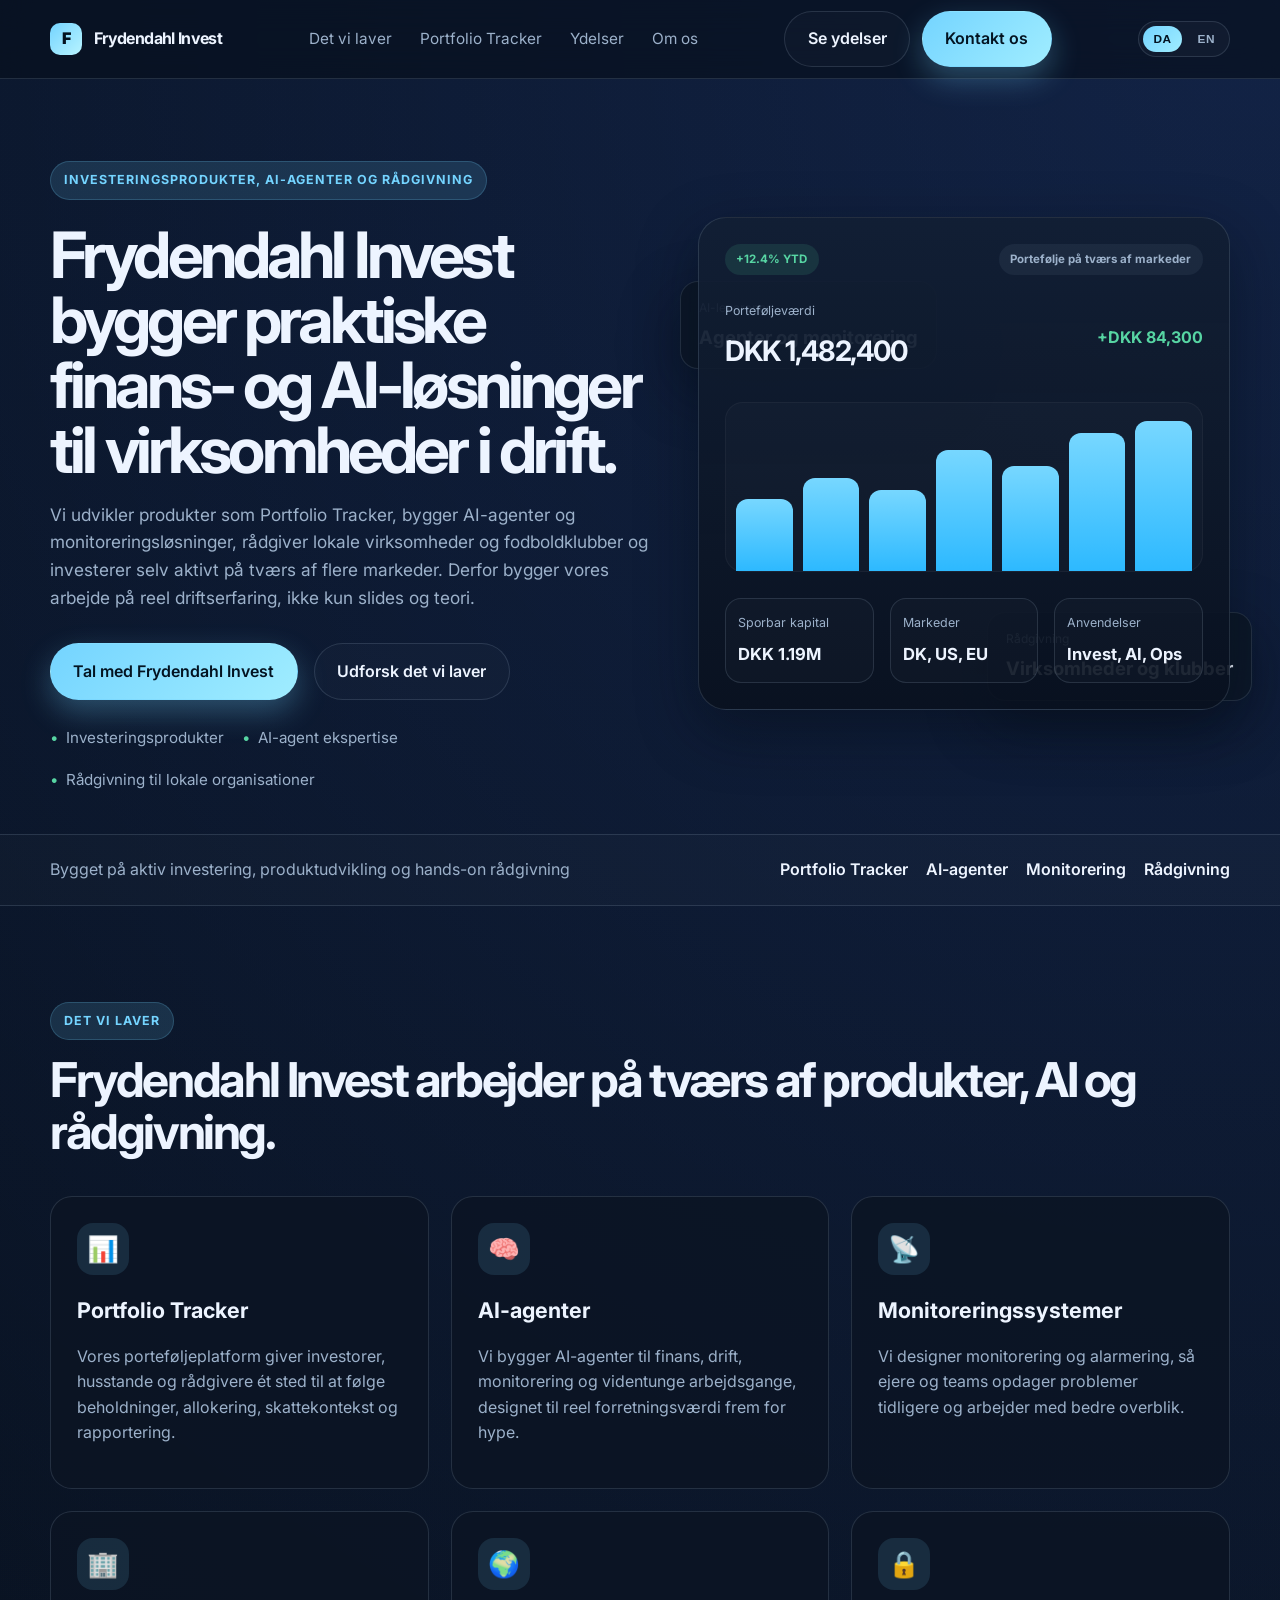
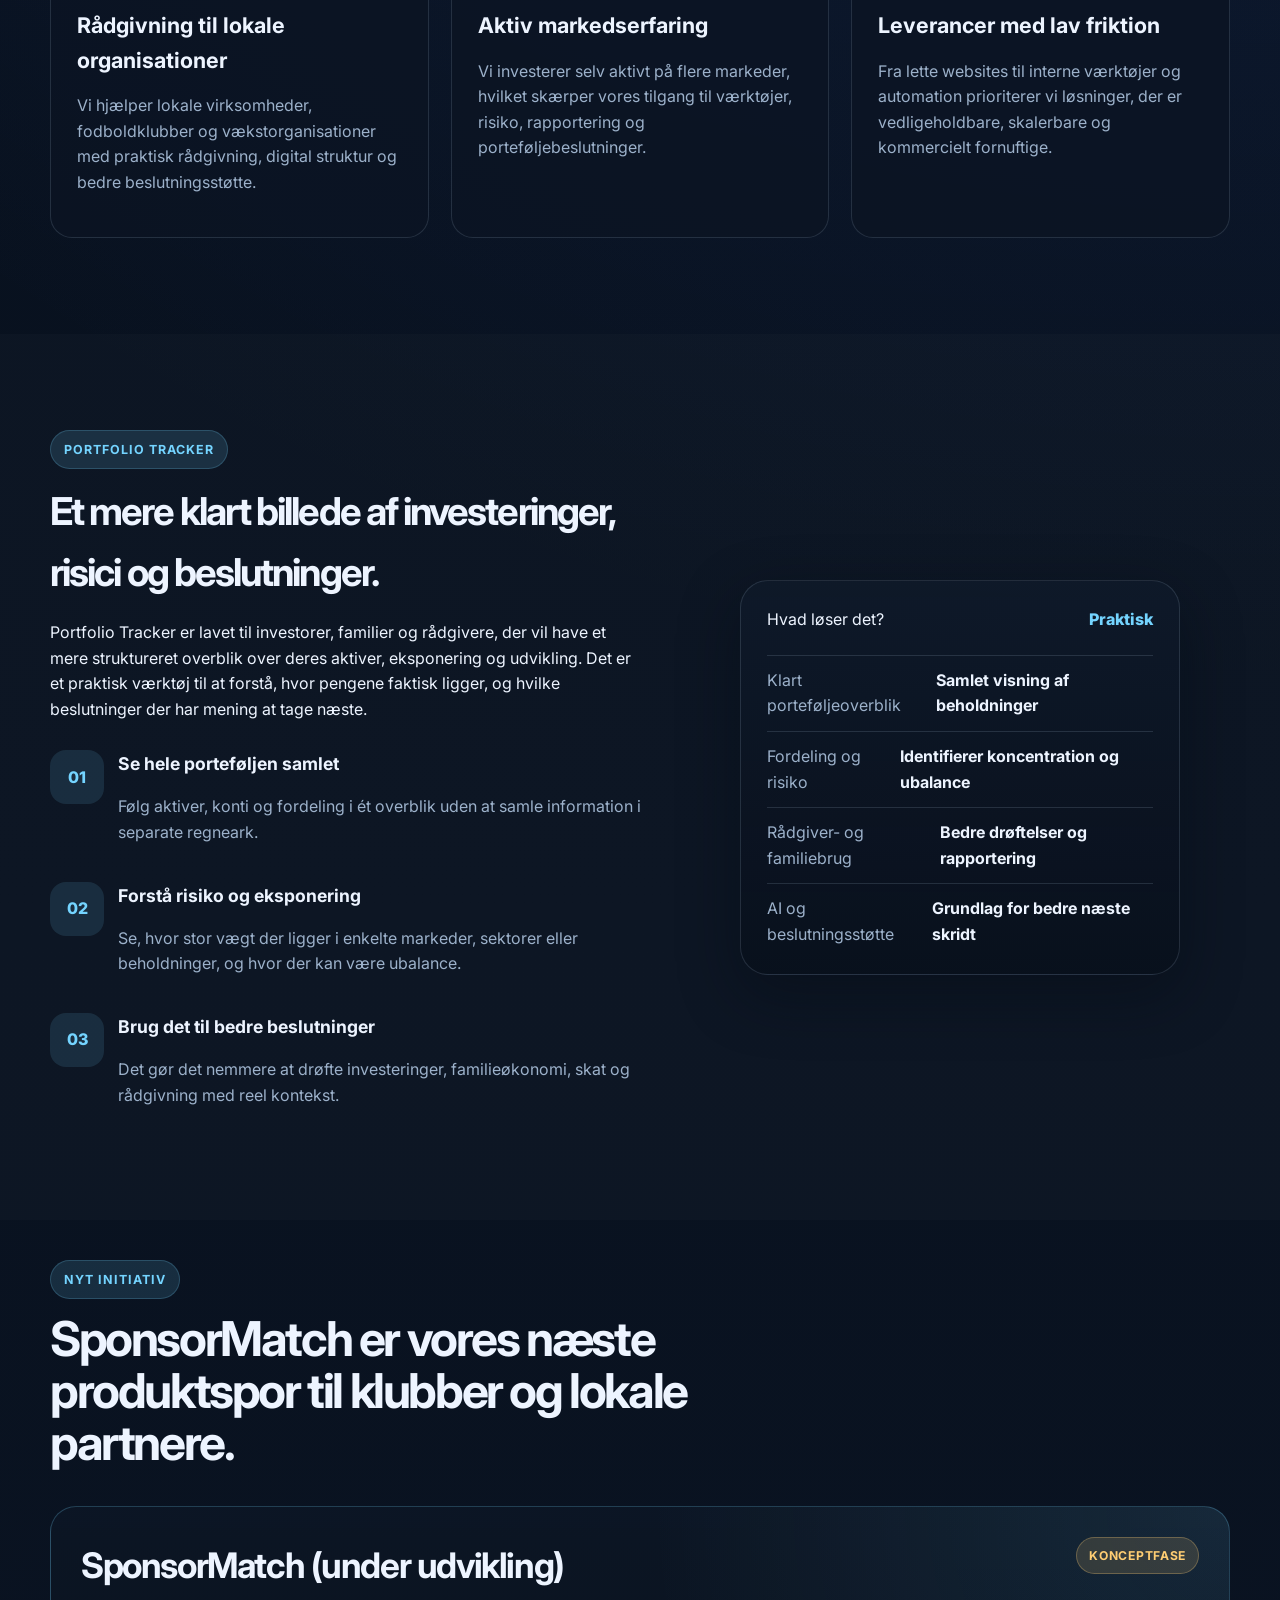
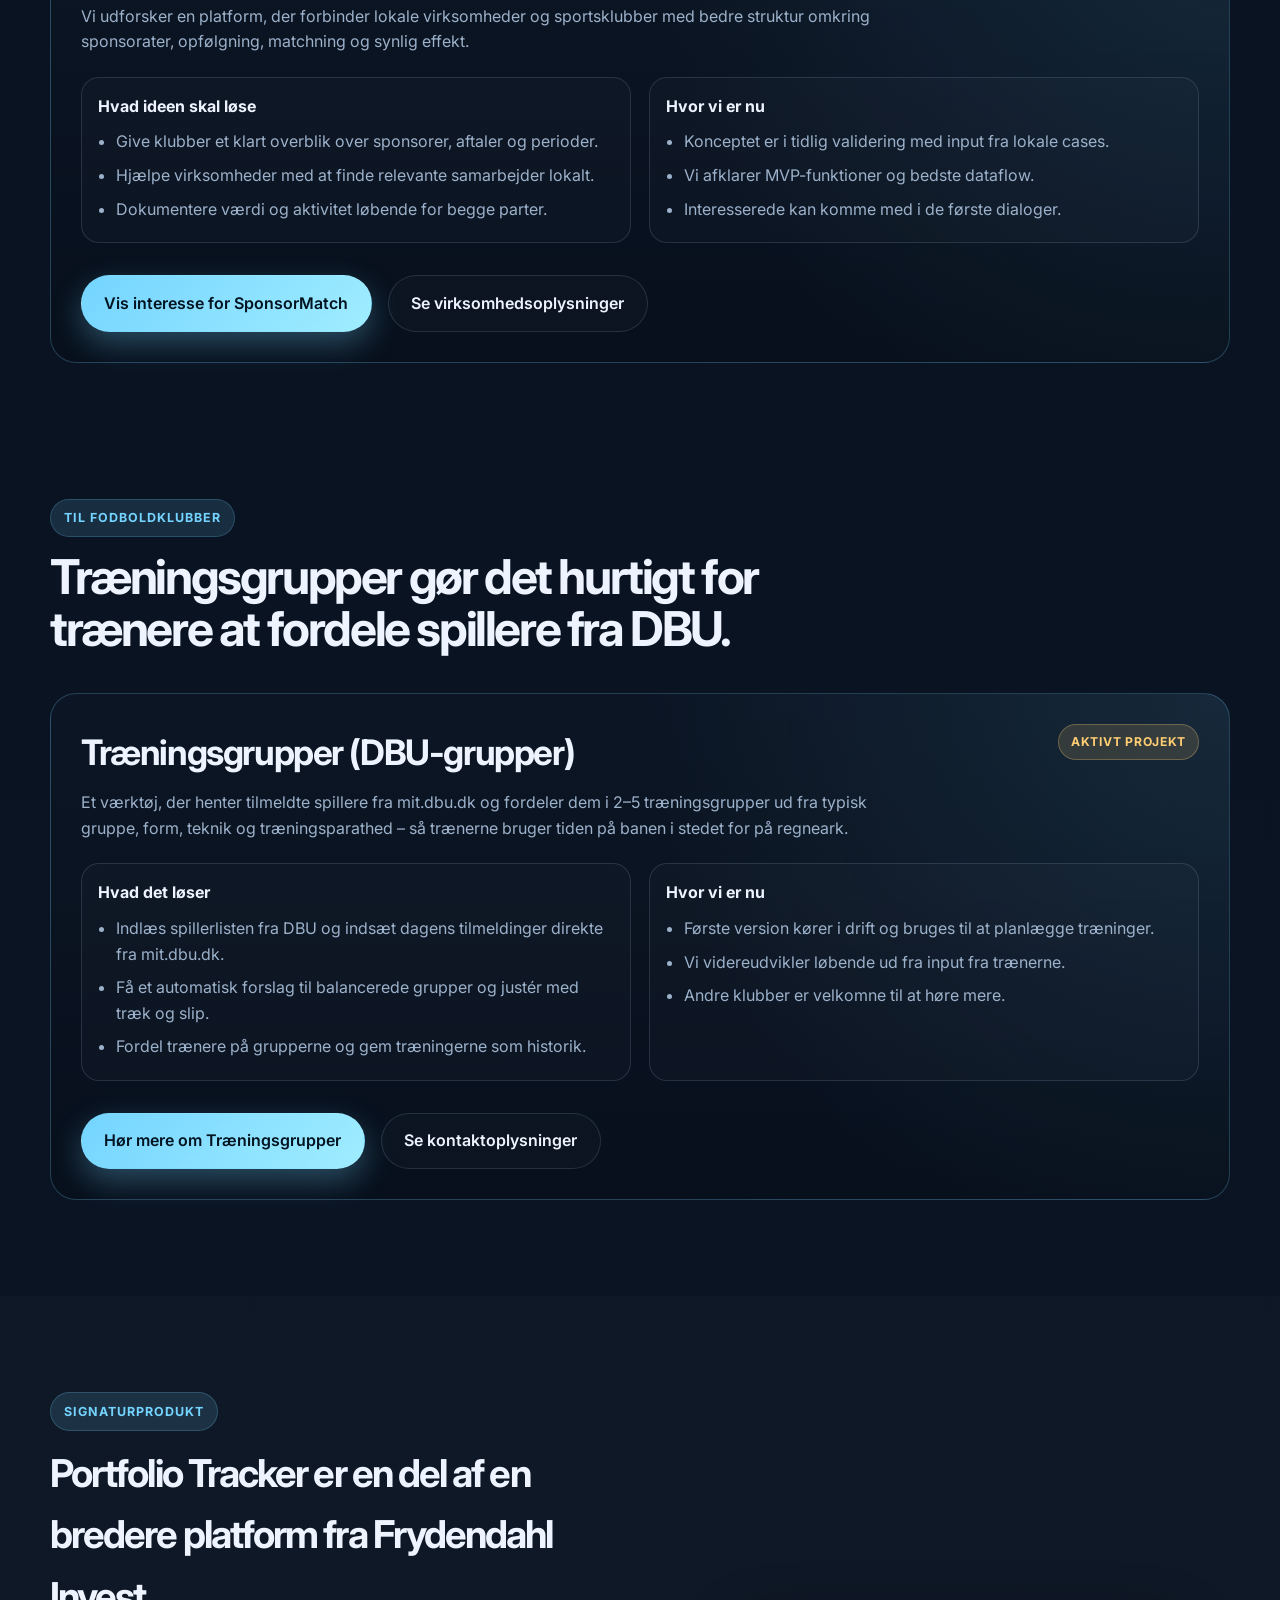
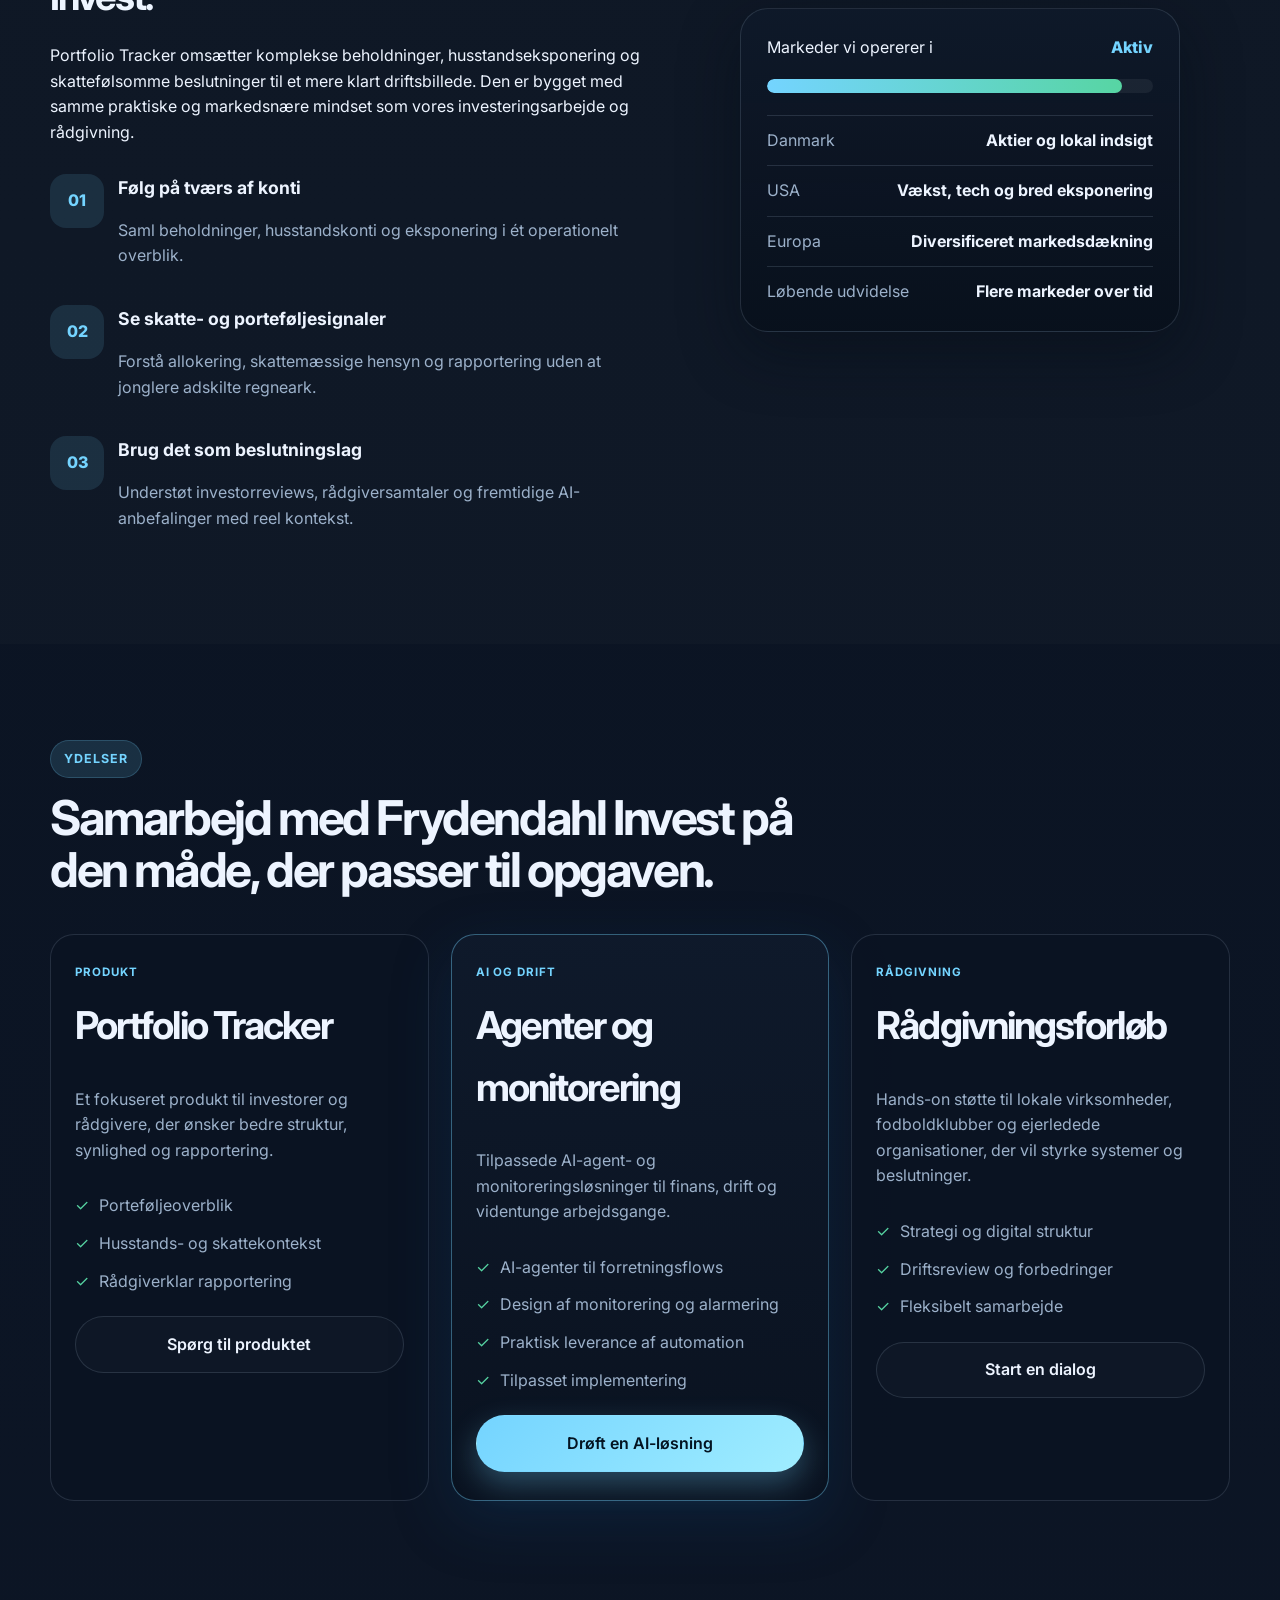
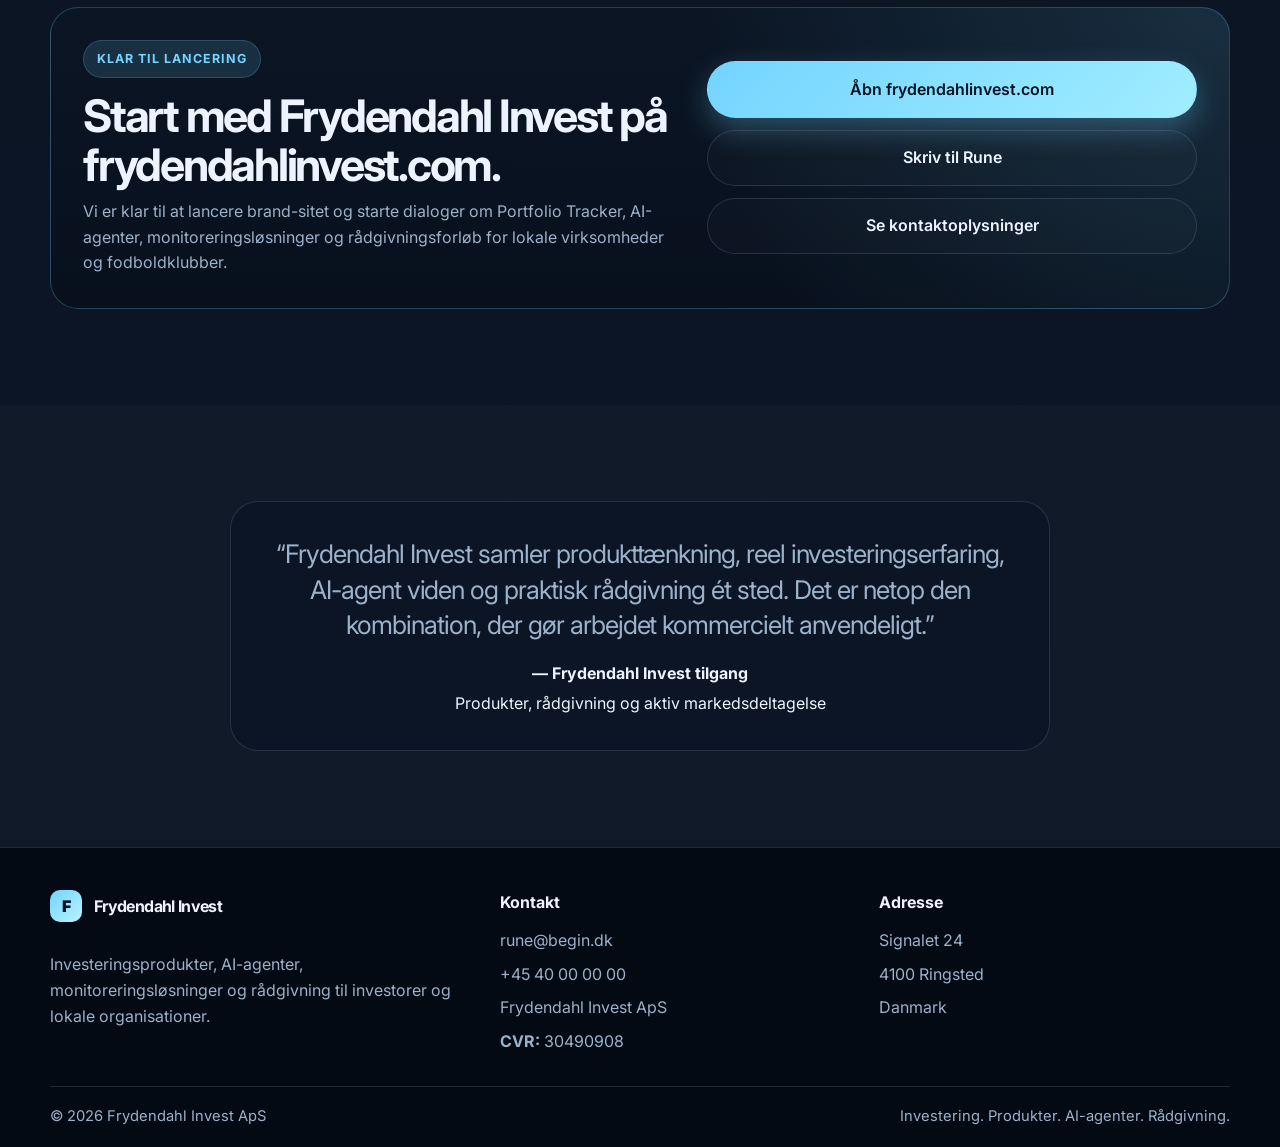
<file: index.html>
<!DOCTYPE html>
<html lang="da">
  <head>
    <meta charset="UTF-8" />
    <meta name="viewport" content="width=device-width, initial-scale=1.0" />
    <meta
      name="description"
      content="Frydendahl Invest ApS bygger investeringsprodukter, AI-agenter, monitoreringsløsninger og rådgivning til investorer, lokale virksomheder og sportsklubber."
    />
    <title>Frydendahl Invest ApS | Investeringsprodukter, AI-agenter og rådgivning</title>
    <link rel="canonical" href="https://frydendahlinvest.com/" />
    <meta name="theme-color" content="#08111f" />
    <meta property="og:type" content="website" />
    <meta property="og:site_name" content="Frydendahl Invest" />
    <meta property="og:url" content="https://frydendahlinvest.com/" />
    <meta property="og:locale" content="da_DK" />
    <meta property="og:locale:alternate" content="en_GB" />
    <meta property="og:title" content="Frydendahl Invest ApS | Investeringsprodukter, AI-agenter og rådgivning" />
    <meta
      property="og:description"
      content="Portfolio Tracker, AI-agenter, monitoreringsløsninger og rådgivning til investorer, lokale virksomheder og sportsklubber."
    />
    <meta property="og:image" content="https://frydendahlinvest.com/og-image.png" />
    <meta property="og:image:width" content="1200" />
    <meta property="og:image:height" content="630" />
    <meta property="og:image:alt" content="Frydendahl Invest – investeringsprodukter, AI-agenter og rådgivning" />
    <meta name="twitter:card" content="summary_large_image" />
    <link rel="icon" type="image/svg+xml" href="favicon.svg" />
    <link rel="preconnect" href="https://fonts.googleapis.com" />
    <link rel="preconnect" href="https://fonts.gstatic.com" crossorigin />
    <link
      href="https://fonts.googleapis.com/css2?family=Inter:wght@400;500;600;700;800;900&display=swap"
      rel="stylesheet"
    />
    <link rel="stylesheet" href="styles.css" />
  </head>
  <body>
    <header class="site-header">
      <div class="container nav-wrap">
        <a class="brand" href="#top" aria-label="Frydendahl Invest ApS hjem" data-i18n-attr="aria-label:brandAria">
          <span class="brand-mark">F</span>
          <span>Frydendahl Invest</span>
        </a>

        <nav class="main-nav" aria-label="Hovednavigation" data-i18n-attr="aria-label:mainNavAria">
          <a href="#features" data-i18n="navWhat">Det vi laver</a>
          <a href="#benefits" data-i18n="navTracker">Portfolio Tracker</a>
          <a href="#pricing" data-i18n="navOfferings">Ydelser</a>
          <a href="#about" data-i18n="navAbout">Om os</a>
        </nav>

        <div class="nav-actions">
          <a href="#pricing" class="btn btn-secondary" data-i18n="btnSeeOfferings">Se ydelser</a>
          <a href="#contact" class="btn btn-primary" data-i18n="btnTalk">Kontakt os</a>
        </div>

        <div class="lang-switch" role="group" aria-label="Sprogvalg" data-i18n-attr="aria-label:langSwitchAria">
          <button type="button" class="lang-btn active" data-lang="da" aria-pressed="true">DA</button>
          <button type="button" class="lang-btn" data-lang="en" aria-pressed="false">EN</button>
        </div>
      </div>
    </header>

    <main id="top">
      <section class="hero">
        <div class="container hero-grid">
          <div class="hero-copy">
            <span class="eyebrow" data-i18n="heroEyebrow">Investeringsprodukter, AI-agenter og rådgivning</span>
            <h1 data-i18n="heroTitle">Frydendahl Invest bygger praktiske finans- og AI-løsninger til virksomheder i drift.</h1>
            <p data-i18n="heroText">
              Vi udvikler produkter som Portfolio Tracker, bygger AI-agenter og monitoreringsløsninger,
              rådgiver lokale virksomheder og fodboldklubber og investerer selv aktivt på tværs af flere markeder.
              Derfor bygger vores arbejde på reel driftserfaring, ikke kun slides og teori.
            </p>

            <div class="cta-row">
              <a href="#contact" class="btn btn-primary" data-i18n="heroCtaPrimary">Tal med Frydendahl Invest</a>
              <a href="#features" class="btn btn-secondary" data-i18n="heroCtaSecondary">Udforsk det vi laver</a>
            </div>

            <ul class="trust-list" aria-label="Nøglefordele" data-i18n-attr="aria-label:trustAria">
              <li data-i18n="trust1">Investeringsprodukter</li>
              <li data-i18n="trust2">AI-agent ekspertise</li>
              <li data-i18n="trust3">Rådgivning til lokale organisationer</li>
            </ul>
          </div>

          <div class="hero-visual" aria-label="Produktdashboard forhåndsvisning" data-i18n-attr="aria-label:heroVisualAria">
            <div class="dashboard-card main-panel">
              <div class="panel-header">
                <span class="chip success">+12.4% YTD</span>
                <span class="chip muted" data-i18n="heroChip">Portefølje på tværs af markeder</span>
              </div>

              <div class="value-row">
                <div>
                  <label data-i18n="portfolioValueLabel">Porteføljeværdi</label>
                  <strong>DKK 1,482,400</strong>
                </div>
                <div class="trend positive">+DKK 84,300</div>
              </div>

              <div class="mini-bars" aria-hidden="true">
                <span style="height: 48%"></span>
                <span style="height: 62%"></span>
                <span style="height: 54%"></span>
                <span style="height: 81%"></span>
                <span style="height: 70%"></span>
                <span style="height: 92%"></span>
                <span style="height: 100%"></span>
              </div>

              <div class="stats-grid">
                <div class="stat-box">
                  <span class="label" data-i18n="statCapital">Sporbar kapital</span>
                  <strong>DKK 1.19M</strong>
                </div>
                <div class="stat-box">
                  <span class="label" data-i18n="statMarkets">Markeder</span>
                  <strong>DK, US, EU</strong>
                </div>
                <div class="stat-box">
                  <span class="label" data-i18n="statUseCases">Anvendelser</span>
                  <strong>Invest, AI, Ops</strong>
                </div>
              </div>
            </div>

            <div class="floating-card card-one">
              <span data-i18n="float1Label">Rådgivning</span>
              <strong data-i18n="float1Value">Virksomheder og klubber</strong>
            </div>

            <div class="floating-card card-two">
              <span data-i18n="float2Label">AI-leverance</span>
              <strong data-i18n="float2Value">Agenter og monitorering</strong>
            </div>
          </div>
        </div>
      </section>

      <section class="partners">
        <div class="container partners-inner">
          <span data-i18n="partnersLead">Bygget på aktiv investering, produktudvikling og hands-on rådgivning</span>
          <div class="partner-logos" aria-label="Platformens kerneområder" data-i18n-attr="aria-label:partnersAria">
            <span data-i18n="partners1">Portfolio Tracker</span>
            <span data-i18n="partners2">AI-agenter</span>
            <span data-i18n="partners3">Monitorering</span>
            <span data-i18n="partners4">Rådgivning</span>
          </div>
        </div>
      </section>

      <section id="features" class="section">
        <div class="container">
          <div class="section-heading">
            <span class="eyebrow" data-i18n="featuresEyebrow">Det vi laver</span>
            <h2 data-i18n="featuresTitle">Frydendahl Invest arbejder på tværs af produkter, AI og rådgivning.</h2>
          </div>

          <div class="feature-grid">
            <article class="feature-card">
              <div class="icon">📊</div>
              <h3>Portfolio Tracker</h3>
              <p data-i18n="feature1">Vores porteføljeplatform giver investorer, husstande og rådgivere ét sted til at følge beholdninger, allokering, skattekontekst og rapportering.</p>
            </article>

            <article class="feature-card">
              <div class="icon">🧠</div>
              <h3 data-i18n="feature2Title">AI-agenter</h3>
              <p data-i18n="feature2">Vi bygger AI-agenter til finans, drift, monitorering og videntunge arbejdsgange, designet til reel forretningsværdi frem for hype.</p>
            </article>

            <article class="feature-card">
              <div class="icon">📡</div>
              <h3 data-i18n="feature3Title">Monitoreringssystemer</h3>
              <p data-i18n="feature3">Vi designer monitorering og alarmering, så ejere og teams opdager problemer tidligere og arbejder med bedre overblik.</p>
            </article>

            <article class="feature-card">
              <div class="icon">🏢</div>
              <h3 data-i18n="feature4Title">Rådgivning til lokale organisationer</h3>
              <p data-i18n="feature4">Vi hjælper lokale virksomheder, fodboldklubber og vækstorganisationer med praktisk rådgivning, digital struktur og bedre beslutningsstøtte.</p>
            </article>

            <article class="feature-card">
              <div class="icon">🌍</div>
              <h3 data-i18n="feature5Title">Aktiv markedserfaring</h3>
              <p data-i18n="feature5">Vi investerer selv aktivt på flere markeder, hvilket skærper vores tilgang til værktøjer, risiko, rapportering og porteføljebeslutninger.</p>
            </article>

            <article class="feature-card">
              <div class="icon">🔒</div>
              <h3 data-i18n="feature6Title">Leverancer med lav friktion</h3>
              <p data-i18n="feature6">Fra lette websites til interne værktøjer og automation prioriterer vi løsninger, der er vedligeholdbare, skalerbare og kommercielt fornuftige.</p>
            </article>
          </div>
        </div>
      </section>

      <section id="portfolio" class="section alt-bg">
        <div class="container split-layout">
          <div>
            <span class="eyebrow" data-i18n="portfolioEyebrow">Portfolio Tracker</span>
            <h2 data-i18n="portfolioTitle">Et mere klart billede af investeringer, risici og beslutninger.</h2>
            <p data-i18n="portfolioText">
              Portfolio Tracker er lavet til investorer, familier og rådgivere, der vil have et mere struktureret
              overblik over deres aktiver, eksponering og udvikling. Det er et praktisk værktøj til at forstå,
              hvor pengene faktisk ligger, og hvilke beslutninger der har mening at tage næste.
            </p>

            <div class="check-list">
              <div>
                <strong>01</strong>
                <div>
                  <h3 data-i18n="portfolioCheck1Title">Se hele porteføljen samlet</h3>
                  <p data-i18n="portfolioCheck1Text">Følg aktiver, konti og fordeling i ét overblik uden at samle information i separate regneark.</p>
                </div>
              </div>

              <div>
                <strong>02</strong>
                <div>
                  <h3 data-i18n="portfolioCheck2Title">Forstå risiko og eksponering</h3>
                  <p data-i18n="portfolioCheck2Text">Se, hvor stor vægt der ligger i enkelte markeder, sektorer eller beholdninger, og hvor der kan være ubalance.</p>
                </div>
              </div>

              <div>
                <strong>03</strong>
                <div>
                  <h3 data-i18n="portfolioCheck3Title">Brug det til bedre beslutninger</h3>
                  <p data-i18n="portfolioCheck3Text">Det gør det nemmere at drøfte investeringer, familieøkonomi, skat og rådgivning med reel kontekst.</p>
                </div>
              </div>
            </div>
          </div>

          <div class="benefit-panel">
            <div class="panel-box">
              <div class="mini-header">
                <span data-i18n="portfolioPanelHeader">Hvad løser det?</span>
                <span class="score" data-i18n="portfolioPanelStatus">Praktisk</span>
              </div>

              <ul class="risk-list">
                <li><span data-i18n="portfolioUse1">Klart porteføljeoverblik</span><strong data-i18n="portfolioUse1Info">Samlet visning af beholdninger</strong></li>
                <li><span data-i18n="portfolioUse2">Fordeling og risiko</span><strong data-i18n="portfolioUse2Info">Identifierer koncentration og ubalance</strong></li>
                <li><span data-i18n="portfolioUse3">Rådgiver- og familiebrug</span><strong data-i18n="portfolioUse3Info">Bedre drøftelser og rapportering</strong></li>
                <li><span data-i18n="portfolioUse4">AI og beslutningsstøtte</span><strong data-i18n="portfolioUse4Info">Grundlag for bedre næste skridt</strong></li>
              </ul>
            </div>
          </div>
        </div>
      </section>

      <section id="sponsormatch" class="section concept-section">
        <div class="container">
          <div class="section-heading narrow">
            <span class="eyebrow" data-i18n="sponsorEyebrow">Nyt initiativ</span>
            <h2 data-i18n="sponsorTitle">SponsorMatch er vores næste produktspor til klubber og lokale partnere.</h2>
          </div>

          <article class="concept-card">
            <div class="concept-head">
              <div>
                <h3 data-i18n="sponsorCardTitle">SponsorMatch (under udvikling)</h3>
                <p data-i18n="sponsorCardText">
                  Vi udforsker en platform, der forbinder lokale virksomheder og sportsklubber med bedre struktur omkring sponsorater,
                  opfølgning, matchning og synlig effekt.
                </p>
              </div>
              <span class="concept-badge" data-i18n="sponsorBadge">Konceptfase</span>
            </div>

            <div class="concept-grid">
              <div>
                <strong data-i18n="sponsorBlock1Title">Hvad ideen skal løse</strong>
                <ul>
                  <li data-i18n="sponsorBlock1Item1">Give klubber et klart overblik over sponsorer, aftaler og perioder.</li>
                  <li data-i18n="sponsorBlock1Item2">Hjælpe virksomheder med at finde relevante samarbejder lokalt.</li>
                  <li data-i18n="sponsorBlock1Item3">Dokumentere værdi og aktivitet løbende for begge parter.</li>
                </ul>
              </div>

              <div>
                <strong data-i18n="sponsorBlock2Title">Hvor vi er nu</strong>
                <ul>
                  <li data-i18n="sponsorBlock2Item1">Konceptet er i tidlig validering med input fra lokale cases.</li>
                  <li data-i18n="sponsorBlock2Item2">Vi afklarer MVP-funktioner og bedste dataflow.</li>
                  <li data-i18n="sponsorBlock2Item3">Interesserede kan komme med i de første dialoger.</li>
                </ul>
              </div>
            </div>

            <div class="cta-row">
              <a href="mailto:rune@begin.dk?subject=SponsorMatch%20interesse" class="btn btn-primary" data-i18n="sponsorCta1">Vis interesse for SponsorMatch</a>
              <a href="#contact" class="btn btn-secondary" data-i18n="sponsorCta2">Se virksomhedsoplysninger</a>
            </div>
          </article>
        </div>
      </section>

      <section id="dbu-grupper" class="section concept-section">
        <div class="container">
          <div class="section-heading narrow">
            <span class="eyebrow" data-i18n="dbuEyebrow">Til fodboldklubber</span>
            <h2 data-i18n="dbuTitle">Træningsgrupper gør det hurtigt for trænere at fordele spillere fra DBU.</h2>
          </div>

          <article class="concept-card">
            <div class="concept-head">
              <div>
                <h3 data-i18n="dbuCardTitle">Træningsgrupper (DBU-grupper)</h3>
                <p data-i18n="dbuCardText">
                  Et værktøj, der henter tilmeldte spillere fra mit.dbu.dk og fordeler dem i 2–5 træningsgrupper ud fra typisk gruppe,
                  form, teknik og træningsparathed – så trænerne bruger tiden på banen i stedet for på regneark.
                </p>
              </div>
              <span class="concept-badge" data-i18n="dbuBadge">Aktivt projekt</span>
            </div>

            <div class="concept-grid">
              <div>
                <strong data-i18n="dbuBlock1Title">Hvad det løser</strong>
                <ul>
                  <li data-i18n="dbuBlock1Item1">Indlæs spillerlisten fra DBU og indsæt dagens tilmeldinger direkte fra mit.dbu.dk.</li>
                  <li data-i18n="dbuBlock1Item2">Få et automatisk forslag til balancerede grupper og justér med træk og slip.</li>
                  <li data-i18n="dbuBlock1Item3">Fordel trænere på grupperne og gem træningerne som historik.</li>
                </ul>
              </div>

              <div>
                <strong data-i18n="dbuBlock2Title">Hvor vi er nu</strong>
                <ul>
                  <li data-i18n="dbuBlock2Item1">Første version kører i drift og bruges til at planlægge træninger.</li>
                  <li data-i18n="dbuBlock2Item2">Vi videreudvikler løbende ud fra input fra trænerne.</li>
                  <li data-i18n="dbuBlock2Item3">Andre klubber er velkomne til at høre mere.</li>
                </ul>
              </div>
            </div>

            <div class="cta-row">
              <a href="mailto:rune@begin.dk?subject=Tr%C3%A6ningsgrupper%20interesse" class="btn btn-primary" data-i18n="dbuCta1">Hør mere om Træningsgrupper</a>
              <a href="#contact" class="btn btn-secondary" data-i18n="dbuCta2">Se kontaktoplysninger</a>
            </div>
          </article>
        </div>
      </section>

      <section id="benefits" class="section alt-bg">
        <div class="container split-layout">
          <div>
            <span class="eyebrow" data-i18n="flagshipEyebrow">Signaturprodukt</span>
            <h2 data-i18n="flagshipTitle">Portfolio Tracker er en del af en bredere platform fra Frydendahl Invest.</h2>
            <p data-i18n="flagshipText">
              Portfolio Tracker omsætter komplekse beholdninger, husstandseksponering og skattefølsomme beslutninger
              til et mere klart driftsbillede. Den er bygget med samme praktiske og markedsnære mindset som vores
              investeringsarbejde og rådgivning.
            </p>

            <div class="check-list">
              <div>
                <strong>01</strong>
                <div>
                  <h3 data-i18n="check1Title">Følg på tværs af konti</h3>
                  <p data-i18n="check1Text">Saml beholdninger, husstandskonti og eksponering i ét operationelt overblik.</p>
                </div>
              </div>

              <div>
                <strong>02</strong>
                <div>
                  <h3 data-i18n="check2Title">Se skatte- og porteføljesignaler</h3>
                  <p data-i18n="check2Text">Forstå allokering, skattemæssige hensyn og rapportering uden at jonglere adskilte regneark.</p>
                </div>
              </div>

              <div>
                <strong>03</strong>
                <div>
                  <h3 data-i18n="check3Title">Brug det som beslutningslag</h3>
                  <p data-i18n="check3Text">Understøt investorreviews, rådgiversamtaler og fremtidige AI-anbefalinger med reel kontekst.</p>
                </div>
              </div>
            </div>
          </div>

          <div class="benefit-panel">
            <div class="panel-box">
              <div class="mini-header">
                <span data-i18n="marketsHeader">Markeder vi opererer i</span>
                <span class="score" data-i18n="marketsActive">Aktiv</span>
              </div>

              <div class="progress-track">
                <span style="width: 92%"></span>
              </div>

              <ul class="risk-list">
                <li><span data-i18n="market1">Danmark</span><strong data-i18n="market1Info">Aktier og lokal indsigt</strong></li>
                <li><span data-i18n="market2">USA</span><strong data-i18n="market2Info">Vækst, tech og bred eksponering</strong></li>
                <li><span data-i18n="market3">Europa</span><strong data-i18n="market3Info">Diversificeret markedsdækning</strong></li>
                <li><span data-i18n="market4">Løbende udvidelse</span><strong data-i18n="market4Info">Flere markeder over tid</strong></li>
              </ul>
            </div>
          </div>
        </div>
      </section>

      <section id="pricing" class="section">
        <div class="container">
          <div class="section-heading narrow">
            <span class="eyebrow" data-i18n="offeringsEyebrow">Ydelser</span>
            <h2 data-i18n="offeringsTitle">Samarbejd med Frydendahl Invest på den måde, der passer til opgaven.</h2>
          </div>

          <div class="pricing-grid">
            <article class="price-card">
              <span class="tier" data-i18n="price1Tier">Produkt</span>
              <h3>Portfolio Tracker</h3>
              <p data-i18n="price1Text">Et fokuseret produkt til investorer og rådgivere, der ønsker bedre struktur, synlighed og rapportering.</p>
              <ul>
                <li data-i18n="price1Item1">Porteføljeoverblik</li>
                <li data-i18n="price1Item2">Husstands- og skattekontekst</li>
                <li data-i18n="price1Item3">Rådgiverklar rapportering</li>
              </ul>
              <a href="#contact" class="btn btn-secondary full" data-i18n="price1Cta">Spørg til produktet</a>
            </article>

            <article class="price-card featured">
              <span class="tier" data-i18n="price2Tier">AI og drift</span>
              <h3 data-i18n="price2Title">Agenter og monitorering</h3>
              <p data-i18n="price2Text">Tilpassede AI-agent- og monitoreringsløsninger til finans, drift og videntunge arbejdsgange.</p>
              <ul>
                <li data-i18n="price2Item1">AI-agenter til forretningsflows</li>
                <li data-i18n="price2Item2">Design af monitorering og alarmering</li>
                <li data-i18n="price2Item3">Praktisk leverance af automation</li>
                <li data-i18n="price2Item4">Tilpasset implementering</li>
              </ul>
              <a href="#contact" class="btn btn-primary full" data-i18n="price2Cta">Drøft en AI-løsning</a>
            </article>

            <article class="price-card">
              <span class="tier" data-i18n="price3Tier">Rådgivning</span>
              <h3 data-i18n="price3Title">Rådgivningsforløb</h3>
              <p data-i18n="price3Text">Hands-on støtte til lokale virksomheder, fodboldklubber og ejerledede organisationer, der vil styrke systemer og beslutninger.</p>
              <ul>
                <li data-i18n="price3Item1">Strategi og digital struktur</li>
                <li data-i18n="price3Item2">Driftsreview og forbedringer</li>
                <li data-i18n="price3Item3">Fleksibelt samarbejde</li>
              </ul>
              <a href="#contact" class="btn btn-secondary full" data-i18n="price3Cta">Start en dialog</a>
            </article>
          </div>
        </div>
      </section>

      <section class="section launch-cta" id="launch">
        <div class="container launch-panel">
          <div>
            <span class="eyebrow" data-i18n="launchEyebrow">Klar til lancering</span>
            <h2 data-i18n="launchTitle">Start med Frydendahl Invest på frydendahlinvest.com.</h2>
            <p data-i18n="launchText">
              Vi er klar til at lancere brand-sitet og starte dialoger om Portfolio Tracker,
              AI-agenter, monitoreringsløsninger og rådgivningsforløb for lokale virksomheder og fodboldklubber.
            </p>
          </div>
          <div class="launch-actions">
            <a href="https://www.frydendahlinvest.com" class="btn btn-primary" target="_blank" rel="noopener noreferrer" data-i18n="launchCta1">Åbn frydendahlinvest.com</a>
            <a href="mailto:rune@begin.dk?subject=Frydendahl%20Invest%20henvendelse" class="btn btn-secondary" data-i18n="launchCta2">Skriv til Rune</a>
            <a href="#contact" class="btn btn-secondary" data-i18n="launchCta3">Se kontaktoplysninger</a>
          </div>
        </div>
      </section>

      <section id="about" class="section alt-bg">
        <div class="container testimonial-wrap">
          <div class="quote-block">
            <p data-i18n="quoteText">
              “Frydendahl Invest samler produkttænkning, reel investeringserfaring,
              AI-agent viden og praktisk rådgivning ét sted. Det er netop den kombination,
              der gør arbejdet kommercielt anvendeligt.”
            </p>
            <div class="quote-author">
              <strong data-i18n="quoteAuthor">— Frydendahl Invest tilgang</strong>
              <span data-i18n="quoteSub">Produkter, rådgivning og aktiv markedsdeltagelse</span>
            </div>
          </div>
        </div>
      </section>
    </main>

    <footer id="contact" class="site-footer">
      <div class="container footer-grid">
        <div>
          <a href="#top" class="brand footer-brand">
            <span class="brand-mark">F</span>
            <span>Frydendahl Invest</span>
          </a>
          <p data-i18n="footerLead">Investeringsprodukter, AI-agenter, monitoreringsløsninger og rådgivning til investorer og lokale organisationer.</p>
        </div>

        <div>
          <h3 data-i18n="footerContactTitle">Kontakt</h3>
          <ul>
            <li><a href="mailto:rune@begin.dk">rune@begin.dk</a></li>
            <li><a href="tel:+4540000000">+45 40 00 00 00</a></li>
            <li>Frydendahl Invest ApS</li>
            <li><strong data-i18n="companyCvrLabel">CVR:</strong> <span data-i18n="companyCvrValue">30490908</span></li>
          </ul>
        </div>

        <div>
          <h3>Adresse</h3>
          <ul>
            <li><span data-i18n="companyAddressValue">Signalet 24</span></li>
            <li><span data-i18n="companyPostalValue">4100 Ringsted</span></li>
            <li><span data-i18n="companyCountryValue">Danmark</span></li>
          </ul>
        </div>
      </div>

      <div class="container footer-bottom">
        <span>© 2026 Frydendahl Invest ApS</span>
        <span data-i18n="footerTagline">Investering. Produkter. AI-agenter. Rådgivning.</span>
      </div>
    </footer>

    <script src="script.js"></script>
  </body>
</html>
</file>
<file: styles.css>
:root {
  --bg: #08111f;
  --bg-soft: #0d1a2d;
  --surface: rgba(10, 19, 34, 0.9);
  --surface-strong: #101d30;
  --card: rgba(16, 29, 48, 0.9);
  --card-2: rgba(13, 22, 39, 0.75);
  --text: #edf4ff;
  --muted: #9cb1ca;
  --line: rgba(155, 175, 201, 0.18);
  --primary: #74d4ff;
  --primary-strong: #2db9ff;
  --primary-soft: rgba(116, 212, 255, 0.14);
  --success: #57d5a3;
  --warning: #ffce73;
  --shadow: 0 20px 60px rgba(5, 11, 20, 0.45);
}

* { box-sizing: border-box; }

html {
  scroll-behavior: smooth;
}

body {
  margin: 0;
  font-family: "Inter", sans-serif;
  background:
    radial-gradient(circle at top right, rgba(69, 121, 255, 0.18), transparent 30%),
    linear-gradient(180deg, #07101d 0%, #0d1626 100%);
  color: var(--text);
  line-height: 1.6;
}

a {
  color: inherit;
  text-decoration: none;
}

img { max-width: 100%; }

.container {
  width: min(1180px, calc(100% - 32px));
  margin: 0 auto;
}

.site-header {
  position: sticky;
  top: 0;
  z-index: 20;
  backdrop-filter: blur(16px);
  background: rgba(8, 17, 31, 0.7);
  border-bottom: 1px solid var(--line);
}

.nav-wrap {
  display: flex;
  align-items: center;
  justify-content: space-between;
  min-height: 78px;
  gap: 20px;
}

.brand {
  display: inline-flex;
  align-items: center;
  gap: 12px;
  font-weight: 700;
  letter-spacing: -0.04em;
}

.brand-mark {
  display: inline-grid;
  place-items: center;
  width: 32px;
  height: 32px;
  border-radius: 10px;
  background: linear-gradient(135deg, var(--primary), #b8f4ff);
  color: #04121f;
  font-weight: 900;
}

.main-nav {
  display: flex;
  align-items: center;
  gap: 28px;
  color: var(--muted);
  font-size: 0.96rem;
}

.main-nav a {
  transition: color 0.2s ease;
}

.main-nav a:hover,
.main-nav a:focus-visible {
  color: var(--text);
}

.nav-actions {
  display: flex;
  align-items: center;
  gap: 12px;
}

.lang-switch {
  display: inline-flex;
  align-items: center;
  gap: 6px;
  padding: 4px;
  border: 1px solid var(--line);
  border-radius: 999px;
  background: rgba(255, 255, 255, 0.03);
}

.lang-btn {
  border: 0;
  border-radius: 999px;
  padding: 0.36rem 0.62rem;
  font-size: 0.74rem;
  font-weight: 700;
  letter-spacing: 0.05em;
  color: var(--muted);
  background: transparent;
  cursor: pointer;
}

.lang-btn.active {
  color: #031321;
  background: linear-gradient(135deg, var(--primary), #a0edff);
}

.btn {
  display: inline-flex;
  align-items: center;
  justify-content: center;
  padding: 0.9rem 1.4rem;
  border-radius: 999px;
  border: 1px solid transparent;
  font-weight: 600;
  transition: transform 0.18s ease, box-shadow 0.18s ease, border-color 0.18s ease;
  cursor: pointer;
}

.btn:hover,
.btn:focus-visible {
  transform: translateY(-1px);
}

.btn-primary {
  background: linear-gradient(135deg, var(--primary), #a0edff);
  color: #031321;
  box-shadow: 0 12px 30px rgba(116, 212, 255, 0.3);
}

.btn-secondary {
  border-color: var(--line);
  background: rgba(255, 255, 255, 0.02);
  color: var(--text);
}

.full { width: 100%; }

.hero {
  padding: 82px 0 42px;
}

.hero-grid {
  display: grid;
  grid-template-columns: 1.06fr 0.94fr;
  align-items: center;
  gap: 48px;
}

.eyebrow {
  display: inline-block;
  padding: 0.52rem 0.8rem;
  border: 1px solid rgba(116, 212, 255, 0.2);
  background: var(--primary-soft);
  color: var(--primary);
  border-radius: 999px;
  font-size: 0.78rem;
  font-weight: 700;
  letter-spacing: 0.08em;
  text-transform: uppercase;
}

.hero-copy h1 {
  margin: 22px 0 18px;
  font-size: clamp(2.6rem, 5vw, 5rem);
  line-height: 1.02;
  letter-spacing: -0.06em;
}

.hero-copy p {
  margin: 0;
  max-width: 620px;
  font-size: 1.08rem;
  color: var(--muted);
}

.cta-row {
  display: flex;
  flex-wrap: wrap;
  gap: 16px;
  margin-top: 32px;
}

.trust-list {
  display: flex;
  flex-wrap: wrap;
  gap: 18px;
  margin: 26px 0 0;
  padding: 0;
  list-style: none;
  color: var(--muted);
  font-size: 0.95rem;
}

.trust-list li::before {
  content: "•";
  color: var(--success);
  margin-right: 8px;
}

.hero-visual {
  position: relative;
  min-height: 520px;
}

.dashboard-card {
  position: relative;
  z-index: 2;
  padding: 26px;
  border-radius: 28px;
  background: linear-gradient(180deg, rgba(18, 31, 52, 0.95), rgba(9, 17, 31, 0.92));
  border: 1px solid var(--line);
  box-shadow: var(--shadow);
}

.panel-header,
.value-row,
.mini-header {
  display: flex;
  align-items: center;
  justify-content: space-between;
  gap: 12px;
}

.chip {
  display: inline-flex;
  padding: 0.42rem 0.72rem;
  border-radius: 999px;
  font-size: 0.72rem;
  font-weight: 700;
}

.chip.success {
  background: rgba(87, 213, 163, 0.12);
  color: var(--success);
}

.chip.muted {
  background: rgba(156, 177, 202, 0.08);
  color: var(--muted);
}

.value-row {
  margin-top: 26px;
}

.value-row label,
.label {
  display: block;
  font-size: 0.78rem;
  color: var(--muted);
  margin-bottom: 8px;
}

.value-row strong {
  font-size: clamp(1.7rem, 2.2vw, 2.7rem);
  letter-spacing: -0.05em;
}

.trend {
  font-weight: 700;
  color: var(--success);
}

.mini-bars {
  display: grid;
  grid-template-columns: repeat(7, minmax(0, 1fr));
  align-items: end;
  gap: 10px;
  height: 170px;
  margin: 28px 0 26px;
  padding: 18px 10px 0;
  border-radius: 18px;
  background: rgba(255, 255, 255, 0.02);
  border: 1px solid rgba(255,255,255,0.04);
}

.mini-bars span {
  display: block;
  border-radius: 12px 12px 0 0;
  background: linear-gradient(180deg, #77d7ff 0%, #2db9ff 100%);
}

.stats-grid {
  display: grid;
  grid-template-columns: repeat(3, minmax(0, 1fr));
  gap: 16px;
}

.stat-box {
  padding: 14px 12px;
  border-radius: 16px;
  background: rgba(255,255,255,0.02);
  border: 1px solid var(--line);
}

.stat-box strong {
  font-size: 1.04rem;
}

.floating-card {
  position: absolute;
  display: flex;
  flex-direction: column;
  gap: 6px;
  min-width: 180px;
  padding: 16px 18px;
  border-radius: 18px;
  border: 1px solid var(--line);
  background: rgba(13, 24, 40, 0.9);
  box-shadow: var(--shadow);
  backdrop-filter: blur(16px);
}

.floating-card span {
  color: var(--muted);
  font-size: 0.75rem;
}

.floating-card strong {
  font-size: 1.16rem;
}

.card-one {
  right: -22px;
  bottom: 36px;
}

.card-two {
  left: -18px;
  top: 64px;
}

.partners {
  border-top: 1px solid var(--line);
  border-bottom: 1px solid var(--line);
  background: rgba(255,255,255,0.015);
}

.partners-inner {
  display: flex;
  align-items: center;
  justify-content: space-between;
  gap: 24px;
  padding: 22px 0;
  color: var(--muted);
}

.partner-logos {
  display: flex;
  flex-wrap: wrap;
  justify-content: flex-end;
  gap: 18px;
  font-weight: 600;
  color: var(--text);
}

.section {
  padding: 96px 0;
}

.alt-bg {
  background: rgba(255,255,255,0.015);
}

.section-heading {
  margin-bottom: 38px;
}

.section-heading h2 {
  margin: 14px 0 0;
  font-size: clamp(2rem, 4vw, 3rem);
  line-height: 1.08;
  letter-spacing: -0.05em;
}

.narrow {
  max-width: 760px;
}

.feature-grid {
  display: grid;
  grid-template-columns: repeat(3, minmax(0, 1fr));
  gap: 22px;
}

.feature-card {
  padding: 26px;
  border-radius: 22px;
  background: rgba(12, 21, 36, 0.8);
  border: 1px solid var(--line);
}

.icon {
  display: inline-grid;
  place-items: center;
  width: 52px;
  height: 52px;
  border-radius: 16px;
  background: rgba(116, 212, 255, 0.12);
  font-size: 1.6rem;
}

.feature-card h3 {
  margin: 18px 0 12px;
  font-size: 1.35rem;
}

.feature-card p,
.price-card p,
.check-list p,
.quote-block p,
.site-footer p,
.site-footer li {
  color: var(--muted);
}

.concept-section {
  padding-top: 40px;
}

.concept-card {
  padding: 30px;
  border-radius: 26px;
  border: 1px solid rgba(116, 212, 255, 0.24);
  background:
    radial-gradient(circle at top right, rgba(116, 212, 255, 0.1), transparent 46%),
    linear-gradient(180deg, rgba(12, 22, 37, 0.88), rgba(8, 16, 28, 0.92));
}

.concept-head {
  display: flex;
  align-items: flex-start;
  justify-content: space-between;
  gap: 16px;
}

.concept-head h3 {
  margin: 0 0 10px;
  font-size: clamp(1.6rem, 2.8vw, 2.2rem);
  letter-spacing: -0.04em;
}

.concept-head p {
  margin: 0;
  max-width: 800px;
  color: var(--muted);
}

.concept-badge {
  display: inline-flex;
  white-space: nowrap;
  padding: 0.46rem 0.74rem;
  border-radius: 999px;
  font-size: 0.76rem;
  font-weight: 700;
  letter-spacing: 0.06em;
  text-transform: uppercase;
  color: var(--warning);
  background: rgba(255, 206, 115, 0.14);
  border: 1px solid rgba(255, 206, 115, 0.28);
}

.concept-grid {
  margin-top: 22px;
  display: grid;
  grid-template-columns: repeat(2, minmax(0, 1fr));
  gap: 18px;
}

.concept-grid > div {
  border: 1px solid var(--line);
  border-radius: 18px;
  padding: 16px 16px 12px;
  background: rgba(255, 255, 255, 0.02);
}

.concept-grid strong {
  display: block;
  margin-bottom: 10px;
}

.concept-grid ul {
  margin: 0;
  padding-left: 18px;
  color: var(--muted);
}

.concept-grid li {
  margin-bottom: 8px;
}

.split-layout {
  display: grid;
  grid-template-columns: 1.05fr 0.95fr;
  gap: 44px;
  align-items: center;
}

.split-layout > div > h2 {
  margin: 12px 0 16px;
  font-size: clamp(2.2rem, 3vw, 3rem);
  letter-spacing: -0.05em;
}

.check-list {
  display: grid;
  gap: 20px;
  margin-top: 28px;
}

.check-list > div {
  display: grid;
  grid-template-columns: 54px 1fr;
  gap: 14px;
  align-items: start;
}

.check-list strong {
  display: inline-grid;
  place-items: center;
  width: 54px;
  height: 54px;
  border-radius: 16px;
  background: rgba(116, 212, 255, 0.12);
  color: var(--primary);
  font-weight: 800;
}

.check-list h3 {
  margin: 0 0 6px;
  font-size: 1.1rem;
}

.benefit-panel {
  display: flex;
  justify-content: center;
}

.panel-box {
  width: min(100%, 440px);
  padding: 26px;
  border-radius: 28px;
  background: linear-gradient(180deg, rgba(15, 25, 41, 0.95), rgba(8, 16, 28, 0.9));
  border: 1px solid var(--line);
  box-shadow: var(--shadow);
}

.score {
  font-weight: 800;
  color: var(--primary);
}

.progress-track {
  position: relative;
  width: 100%;
  height: 14px;
  margin-top: 18px;
  border-radius: 999px;
  background: rgba(255,255,255,0.06);
  overflow: hidden;
}

.progress-track span {
  display: block;
  height: 100%;
  border-radius: inherit;
  background: linear-gradient(90deg, var(--primary), var(--success));
}

.risk-list {
  list-style: none;
  padding: 0;
  margin: 22px 0 0;
  display: grid;
  gap: 12px;
}

.risk-list li {
  display: flex;
  align-items: center;
  justify-content: space-between;
  gap: 12px;
  padding-top: 12px;
  border-top: 1px solid var(--line);
}

.risk-list span {
  color: var(--muted);
}

.pricing-grid {
  display: grid;
  grid-template-columns: repeat(3, minmax(0, 1fr));
  gap: 22px;
}

.price-card {
  display: flex;
  flex-direction: column;
  gap: 14px;
  padding: 28px 24px;
  border-radius: 24px;
  border: 1px solid var(--line);
  background: rgba(10, 19, 34, 0.8);
}

.price-card.featured {
  border-color: rgba(116, 212, 255, 0.4);
  background: linear-gradient(180deg, rgba(15, 26, 44, 0.9), rgba(10, 18, 32, 0.9));
  box-shadow: 0 20px 60px rgba(14, 62, 108, 0.28);
}

.tier {
  color: var(--primary);
  font-weight: 700;
  letter-spacing: 0.08em;
  text-transform: uppercase;
  font-size: 0.72rem;
}

.price-card h3 {
  margin: 0;
  font-size: clamp(2rem, 3vw, 2.6rem);
  letter-spacing: -0.05em;
}

.price-card h3 span {
  font-size: 1rem;
  color: var(--muted);
}

.price-card ul {
  list-style: none;
  padding: 0;
  margin: 0 0 8px;
  display: grid;
  gap: 12px;
  color: var(--muted);
}

.price-card li::before {
  content: "✓";
  color: var(--success);
  margin-right: 10px;
}

.launch-cta {
  padding-top: 10px;
}

.launch-panel {
  display: grid;
  grid-template-columns: 1.1fr 0.9fr;
  gap: 26px;
  align-items: center;
  padding: 32px;
  border-radius: 28px;
  border: 1px solid rgba(116, 212, 255, 0.25);
  background:
    radial-gradient(circle at top right, rgba(116, 212, 255, 0.13), transparent 44%),
    linear-gradient(180deg, rgba(12, 22, 37, 0.92), rgba(8, 16, 28, 0.92));
}

.launch-panel h2 {
  margin: 14px 0 10px;
  font-size: clamp(1.9rem, 3.5vw, 2.8rem);
  line-height: 1.08;
  letter-spacing: -0.05em;
}

.launch-panel p {
  margin: 0;
  color: var(--muted);
  max-width: 640px;
}

.launch-actions {
  display: grid;
  gap: 12px;
}

.testimonial-wrap {
  display: flex;
  justify-content: center;
}

.quote-block {
  max-width: 820px;
  padding: 34px 28px;
  border-radius: 28px;
  border: 1px solid var(--line);
  background: rgba(12, 22, 38, 0.85);
  text-align: center;
}

.quote-block p {
  margin: 0;
  font-size: clamp(1.3rem, 2vw, 2rem);
  line-height: 1.4;
  letter-spacing: -0.04em;
}

.quote-author {
  margin-top: 18px;
  display: inline-flex;
  flex-direction: column;
  gap: 4px;
}

.site-footer {
  border-top: 1px solid var(--line);
  background: rgba(3, 9, 17, 0.9);
  padding: 42px 0 18px;
}

.footer-grid {
  display: grid;
  grid-template-columns: 1.2fr 1fr 1fr;
  gap: 28px;
}

.footer-brand {
  margin-bottom: 14px;
}

.site-footer h3 {
  margin: 0 0 12px;
  font-size: 1rem;
}

.site-footer ul {
  list-style: none;
  padding: 0;
  margin: 0;
  display: grid;
  gap: 8px;
}

.footer-bottom {
  display: flex;
  justify-content: space-between;
  align-items: center;
  gap: 18px;
  padding-top: 18px;
  margin-top: 32px;
  border-top: 1px solid var(--line);
  color: var(--muted);
  font-size: 0.92rem;
}

@media (max-width: 920px) {
  .main-nav,
  .nav-actions {
    display: none;
  }

  .lang-switch {
    margin-left: auto;
  }

  .hero-grid,
  .split-layout,
  .concept-grid,
  .feature-grid,
  .pricing-grid,
  .footer-grid,
  .launch-panel {
    grid-template-columns: 1fr;
  }

  .hero-visual {
    min-height: 420px;
  }

  .partners-inner,
  .footer-bottom {
    flex-direction: column;
    align-items: flex-start;
  }

  .partner-logos {
    justify-content: flex-start;
  }
}

@media (max-width: 560px) {
  .hero {
    padding-top: 54px;
  }

  .cta-row {
    flex-direction: column;
    align-items: stretch;
  }

  .btn {
    width: 100%;
  }

  .hero-copy h1 {
    letter-spacing: -0.05em;
  }

  .stats-grid {
    grid-template-columns: 1fr;
  }

  .card-one {
    right: 10px;
    bottom: 12px;
  }

  .card-two {
    left: 12px;
    top: 12px;
  }
}
</file>
